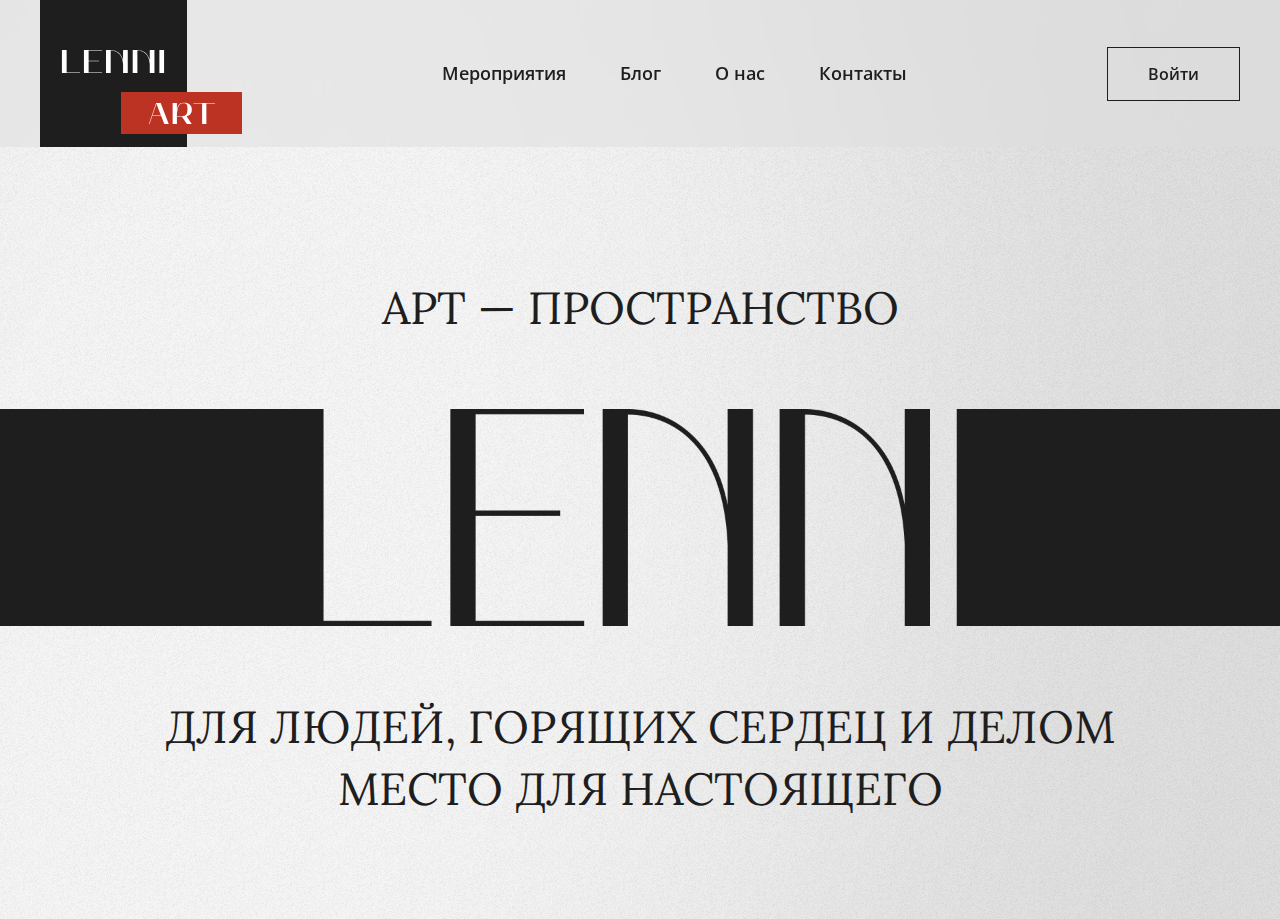
<file: index.html>
<!DOCTYPE html>
<html lang="ru">

<head>
  <meta charset="UTF-8" />
  <title>Lenni Art</title>

  <!-- CSS -->
  <link rel="stylesheet" href="../styles/styles.min.css" />

  <!-- FONTS -->
  <link rel="preconnect" href="https://fonts.googleapis.com">
  <link rel="preconnect" href="https://fonts.gstatic.com" crossorigin>
  <link href="https://fonts.googleapis.com/css2?family=Lora:wght@400;500;600;700&family=Open+Sans:wght@400;500;600;700&display=swap" rel="stylesheet">
</head>

<body class="body">
  <header class="page-header">
    <div class="page-header__container">
      <a href="index.html" class="page-header__logo">
        <!-- <img src="src/assets/images/logo.svg" alt="logo"> -->
        <svg class="page-headerlogo-img" width="202" height="147">
          <use xlink:href="assets/icons/symbols.svg#logo"></use>
        </svg>
      </a>

      <nav class="page-header__nav">
        <a href="events.html" class="page-header__nav-link">Мероприятия</a>
        <a href="#" class="page-header__nav-link">Блог</a>
        <a href="#" class="page-header__nav-link">О нас</a>
        <a href="#" class="page-header__nav-link">Контакты</a>
      </nav>

      <a href="#" class="page-header__button">Войти</a>
    </div>
  </header>

  <main class="main">
    <div class="home">
      <header class="main-header home__main-header">
        <h1 class="main-header__title">Арт — пространство</h1>

        <picture class="main-header__picture">
          <img src="assets/images/lenni.png" class="main-header__img" />
        </picture>

        <p class="main-header__text">
          для людей, горящих сердец и делом
          место для настоящего
        </p>
      </header>

      <section class="offers home__offers"></section>
      <section class="about home__about"></section>
      <section class="upcoming home__upcoming"></section>
      <section class="blog home__blog"></section>
      <section class="contacts home__contacts"></section>

      <div class="doit home__doit"></div>
    </div>
  </main>

  <footer class="page-footer"></footer>
</body>

</html>
</file>
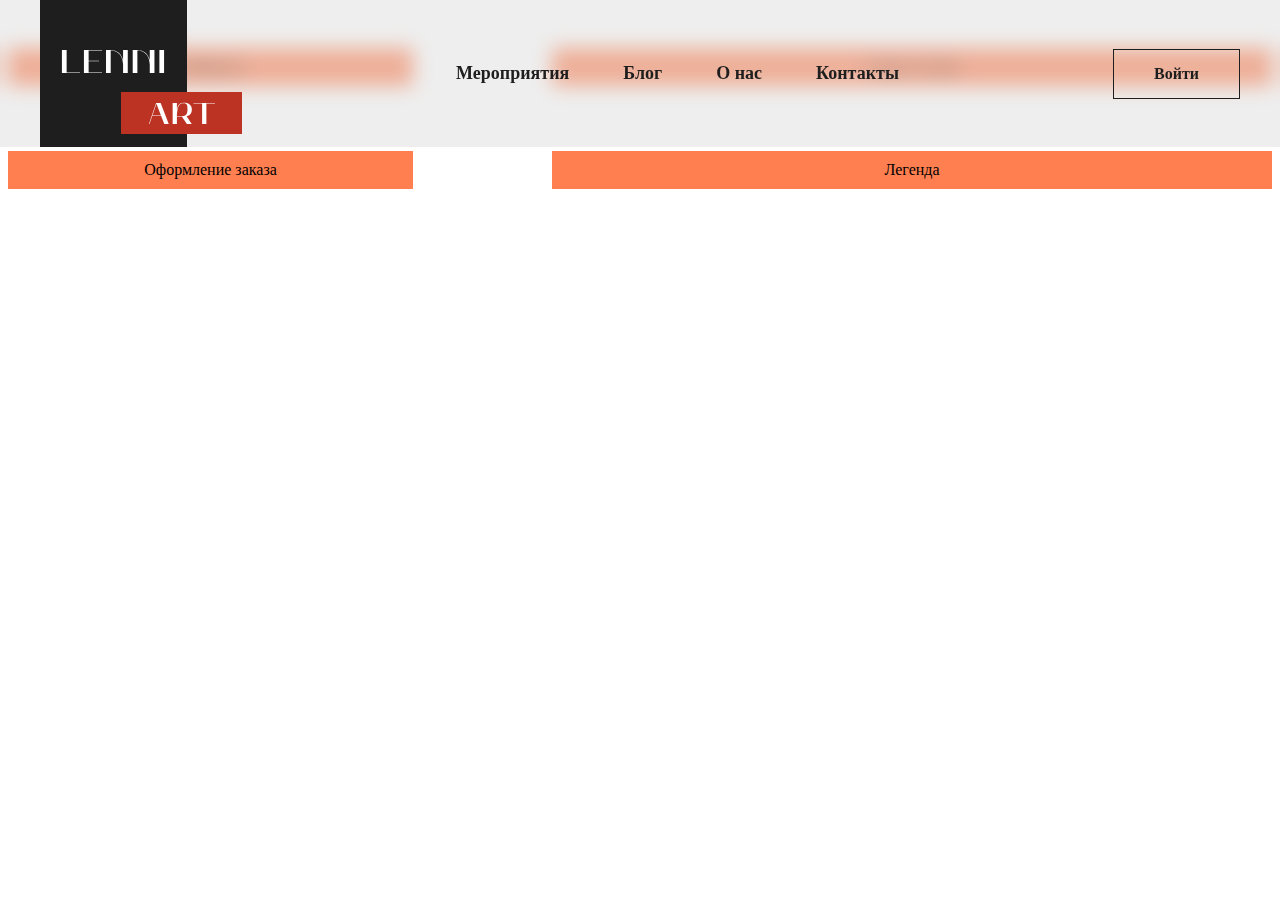
<file: event.html>
<!DOCTYPE html>
<html lang="ru">

<head>
  <meta charset="UTF-8" />
  <title>Lenni Art</title>

  <!-- CSS -->
  <link rel="stylesheet" href="../styles/styles.min.css" />

  <!-- FONTS -->
  <link rel="preconnect" href="https://fonts.googleapis.com">
  <link rel="preconnect" href="https://fonts.gstatic.com" crossorigin>
  <link href="https://fonts.googleapis.com/css2?family=Lora:wght@400;500;600;700&family=Open+Sans:wght@400;500;600;700&display=swap" rel="stylesheet">
</head>

<body>
  <header class="page-header">
    <div class="page-header__container">
      <a href="index.html" class="page-header__logo">
        <!-- <img src="src/assets/images/logo.svg" alt="logo"> -->
        <svg class="page-headerlogo-img" width="202" height="147">
          <use xlink:href="assets/icons/symbols.svg#logo"></use>
        </svg>
      </a>

      <nav class="page-header__nav">
        <a href="events.html" class="page-header__nav-link">Мероприятия</a>
        <a href="#" class="page-header__nav-link">Блог</a>
        <a href="#" class="page-header__nav-link">О нас</a>
        <a href="#" class="page-header__nav-link">Контакты</a>
      </nav>

      <a href="#" class="page-header__button">Войти</a>
    </div>
  </header>

  <main class="main">
    <!-- Здесь будут хлебные крошки -->
    <article class="event">
      <!-- Здесь пропущенное содержимое страницы -->
      <form class="reserve event__reserve">
        <div class="reserve__checks">
          Чекбоксы
        </div>
        <div class="reserve__scheme">
          Схема столов
        </div>
        <div class="reserve__order">
          Оформление заказа
        </div>
        <div class="reserve__legend">
          Легенда
        </div>
      </form>
    </article>
  </main>

  <footer class="page-footer"></footer>
</body>

</html>
</file>
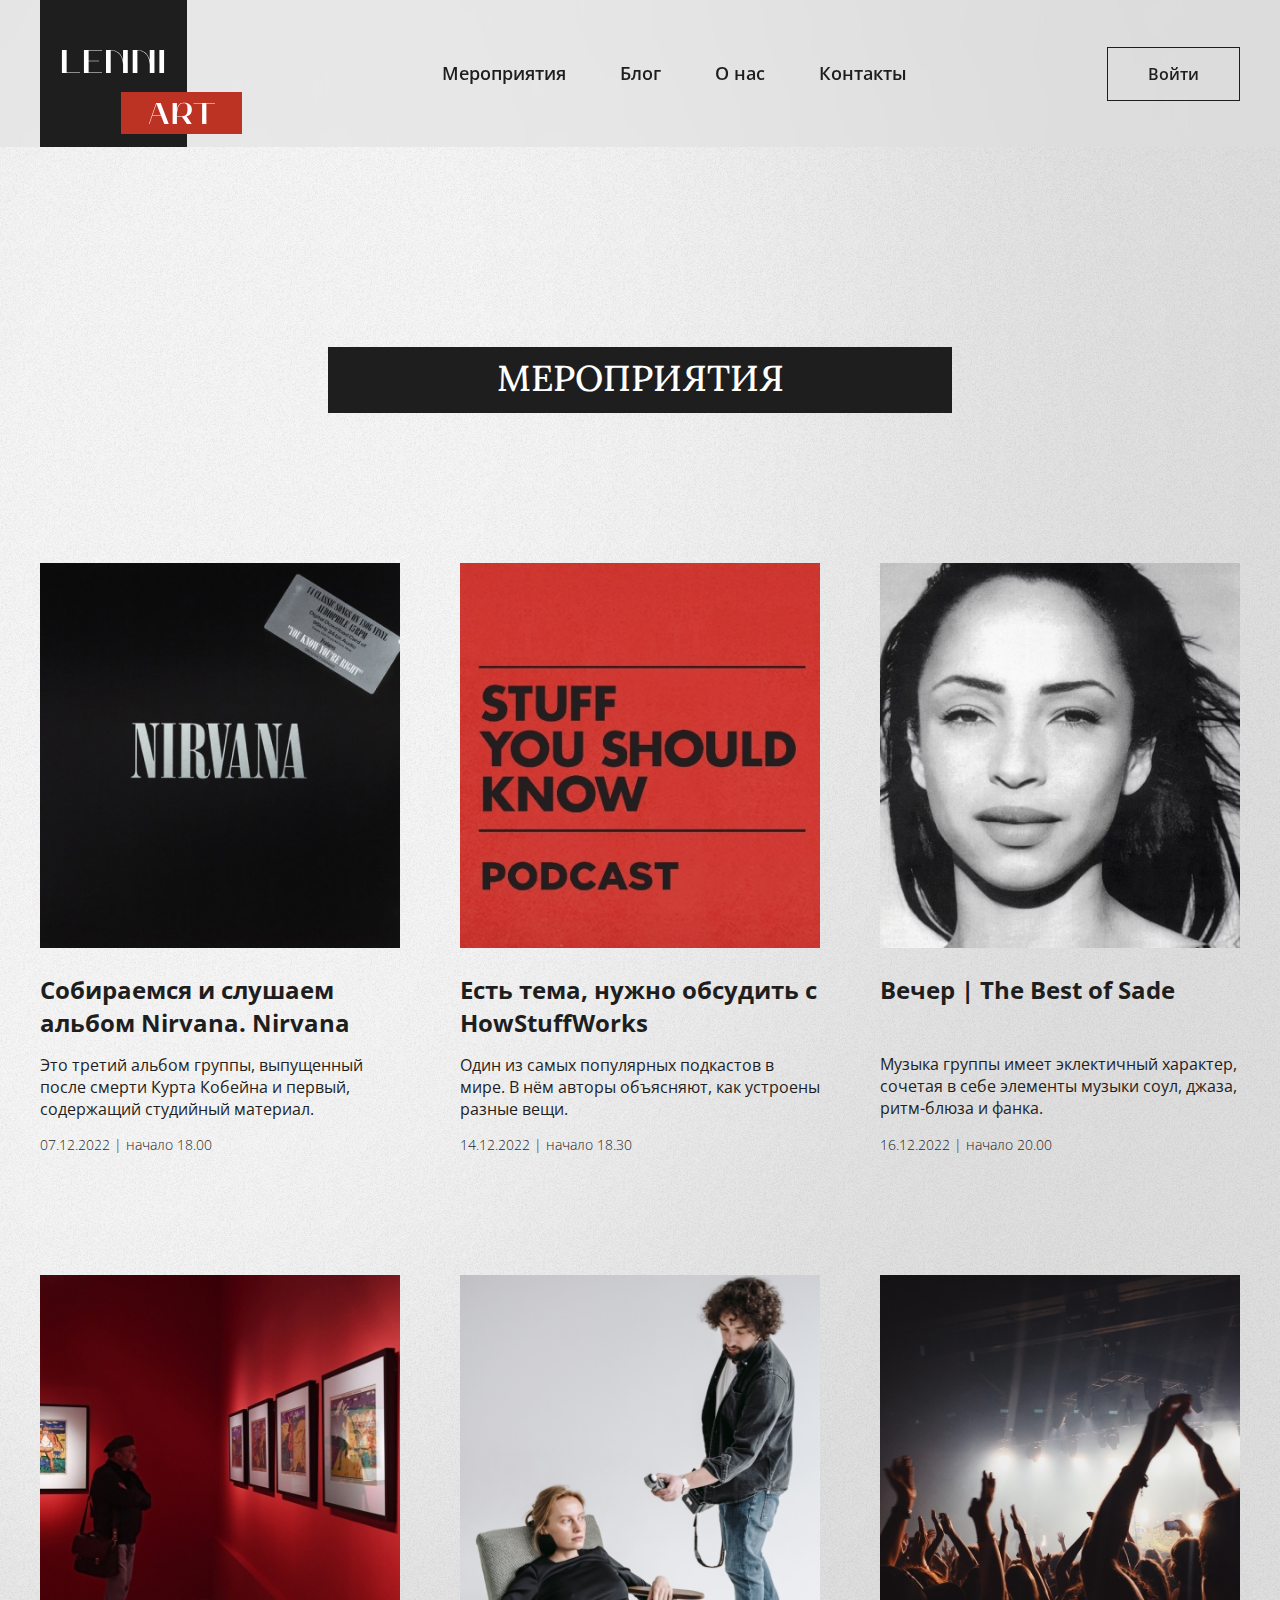
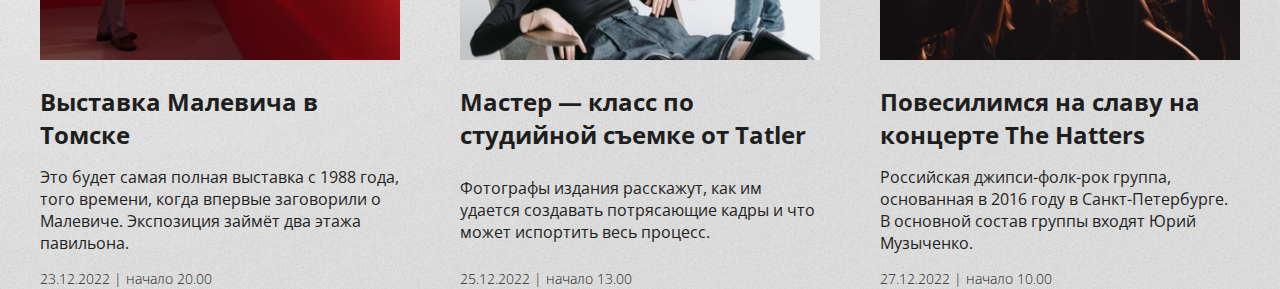
<file: events.html>
<!DOCTYPE html>
<html lang="ru">

<head>
  <meta charset="UTF-8" />
  <title>Lenni Art</title>

  <!-- CSS -->
  <link rel="stylesheet" href="../styles/styles.min.css" />

  <!-- FONTS -->
  <link rel="preconnect" href="https://fonts.googleapis.com">
  <link rel="preconnect" href="https://fonts.gstatic.com" crossorigin>
  <link href="https://fonts.googleapis.com/css2?family=Lora:wght@400;500;600;700&family=Open+Sans:wght@400;500;600;700&display=swap" rel="stylesheet">
</head>

<body class="body">

  <header class="page-header">
    <div class="page-header__container">
      <a href="index.html" class="page-header__logo">
        <!-- <img src="src/assets/images/logo.svg" alt="logo"> -->
        <svg class="page-headerlogo-img" width="202" height="147">
          <use xlink:href="assets/icons/symbols.svg#logo"></use>
        </svg>
      </a>

      <nav class="page-header__nav">
        <a href="events.html" class="page-header__nav-link">Мероприятия</a>
        <a href="#" class="page-header__nav-link">Блог</a>
        <a href="#" class="page-header__nav-link">О нас</a>
        <a href="#" class="page-header__nav-link">Контакты</a>
      </nav>

      <a href="#" class="page-header__button">Войти</a>
    </div>
  </header>

  <main class="main">
    <div class="events">
      <div class="events__container">
        <h2 class="events__title title">Мероприятия</h2>
        <div class="events__list listing">
          <!-- prettier-ignore -->
          <article class="card-event listing__card-event card-event">
            <a href="#" class="card-event__link">
              <picture class="card-event__picture">
                <img src="assets/images/nirvana.jpg" class="card-event__picture-img" alt="nirvana">
              </picture>

              <h3 class="card-event__title">Собираемся и слушаем альбом Nirvana. Nirvana</h3>

              <p class="card-event__text">Это третий альбом группы, выпущенный после смерти Курта Кобейна и первый, содержащий студийный материал.</p>

              <time datetime="2022-12-07T18:00" class="card-event__time">07.12.2022 | начало 18.00</time>
            </a>
          </article>
          <article class="card-event listing__card-event card-event">
            <a href="#" class="card-event__link">
              <picture class="card-event__picture">
                <img src="assets/images/stuff.jpg" class="card-event__picture-img" alt="stuff">
              </picture>

              <h3 class="card-event__title">Есть тема, нужно обсудить с HowStuffWorks</h3>

              <p class="card-event__text">Один из самых популярных подкастов в мире. В нём авторы объясняют, как устроены разные вещи.</p>

              <time datetime="2022-12-14T18:30" class="card-event__time">14.12.2022 | начало 18.30</time>
            </a>
          </article>
          <article class="card-event listing__card-event card-event">
            <a href="#" class="card-event__link">
              <picture class="card-event__picture">
                <img src="assets/images/sade.jpg" class="card-event__picture-img" alt="sade">
              </picture>

              <h3 class="card-event__title">Вечер | The Best of Sade</h3>

              <p class="card-event__text">Музыка группы имеет эклектичный характер, сочетая в себе элементы музыки соул, джаза, ритм-блюза и фанка.</p>

              <time datetime="2022-12-16T20:00" class="card-event__time">16.12.2022 | начало 20.00</time>
            </a>
          </article>
          <article class="card-event listing__card-event card-event">
            <a href="#" class="card-event__link">
              <picture class="card-event__picture">
                <img src="assets/images/malevich.jpg" class="card-event__picture-img" alt="malevich">
              </picture>

              <h3 class="card-event__title">Выставка Малевича в Томске</h3>

              <p class="card-event__text">Это будет самая полная выставка с 1988 года, того времени, когда впервые заговорили о Малевиче. Экспозиция займёт два этажа павильона.</p>

              <time datetime="2022-12-23T20:00" class="card-event__time">23.12.2022 | начало 20.00</time>
            </a>
          </article>
          <article class="card-event listing__card-event card-event">
            <a href="#" class="card-event__link">
              <picture class="card-event__picture">
                <img src="assets/images/tatler.jpg" class="card-event__picture-img" alt="tatler">
              </picture>

              <h3 class="card-event__title">Мастер — класс по студийной съемке от Tatler</h3>

              <p class="card-event__text">Фотографы издания расскажут, как им удается создавать потрясающие кадры и что может испортить весь процесс.</p>

              <time datetime="2022-12-25T13:00" class="card-event__time">25.12.2022 | начало 13.00</time>
            </a>
          </article>
          <article class="card-event listing__card-event card-event">
            <a href="#" class="card-event__link">
              <picture class="card-event__picture">
                <img src="assets/images/the_hatters.jpg" class="card-event__picture-img" alt="the_hatters">
              </picture>

              <h3 class="card-event__title">Повесилимся на славу на концерте The Hatters</h3>

              <p class="card-event__text">Российская джипси-фолк-рок группа, основанная в 2016 году в Санкт-Петербурге. В основной состав группы входят Юрий Музыченко.</p>

              <time datetime="2022-12-27T10:00" class="card-event__time">27.12.2022 | начало 10.00</time>
            </a>
          </article>
        </div>
        <!-- Кнопка "Показать все" -->
        </section>
      </div>
  </main>

  <footer class="page-footer"></footer>
</body>

</html>
</file>
<file: styles/styles.min.css>
@font-face{font-family:"mak";src:local("MAK-bold"),url(../assets/fonts/MAK-bold.woff) format("woff");font-weight:700;font-style:normal}@font-face{font-family:"mak";src:local("MAK-light"),url(../assets/fonts/MAK-light.woff) format("woff");font-weight:300;font-style:normal}.body{margin:0;background-image:url(../assets/images/noise.png),url(../assets/images/bg.png);background-position:0 0,0 0;background-size:auto,100% auto;background-repeat:repeat repeat-y;font-family:"Open Sans",sans-serif;font-size:16px;font-weight:400;font-style:normal;line-height:1.375}.home{padding-top:147px}.main-header{padding:100px 0}.main-header__text,.main-header__title{text-align:center;font-family:"Lora",sans-serif;font-size:45px;font-weight:400;text-transform:uppercase;color:#1f1e1e}.main-header__title{margin-bottom:70px;padding:0 40px}.main-header__picture{position:relative;display:block;margin-bottom:70px;width:100%}.main-header__picture::before{content:"";display:block;width:100%;padding-top:16.927%}.main-header__img{position:absolute;top:0;right:0;left:0;height:100%;-o-object-fit:contain;object-fit:contain}.main-header__text,.title{margin:0 auto;padding:0 40px;max-width:990px;width:100%}.title{padding:7px 45px 9px;margin:200px 0 150px;max-width:624px;background-color:#1f1e1e;font-family:"Lora",sans-serif;text-align:center;font-style:normal;text-transform:uppercase;font-size:36px;font-weight:500;color:#fff}.reserve>div{padding:10px;background-color:coral;text-align:center}.card-event,.reserve>div,.title{-webkit-box-sizing:border-box;box-sizing:border-box}.card-event__link{text-decoration:none;display:-webkit-box;display:-ms-flexbox;display:flex;-webkit-box-orient:vertical;-webkit-box-direction:normal;-ms-flex-direction:column;flex-direction:column;height:100%}.card-event__picture{position:relative;display:block;margin-bottom:25px}.card-event__picture::before{content:'';display:block;width:100%;padding-top:107.16%}.card-event__picture-img{position:absolute;top:0;left:0;width:100%;height:100%;-o-object-fit:cover;object-fit:cover}.card-event__title{margin:0 0 auto;min-height:64px;text-decoration:underline;font-family:Open Sans;font-size:24px;font-style:normal;font-weight:700;line-height:normal;color:#1f1e1e;text-decoration-color:transparent;-webkit-transition:color .2s,text-decoration-color .23s;transition:color .2s,text-decoration-color .23s}.card-event__title:hover{color:#a51505;text-decoration-color:#a51505}.card-event__text{margin:15px 0;font-size:16px;font-weight:400;line-height:normal;color:#1f1e1e}.card-event__time{margin-top:auto;display:block;font-size:14px;font-style:normal;font-weight:300;color:#1f1e1e}.listing{display:-webkit-box;display:-ms-flexbox;display:flex;-ms-flex-wrap:wrap;flex-wrap:wrap;gap:120px 60px}.listing__card-event{max-width:405px;width:calc(33.333% - 40px)}.reserve{display:grid;gap:65px 11%;grid-template-columns:405px calc(89% - 405px);grid-template-areas:"checks scheme" "order legend";width:100%}.reserve__checks{grid-area:checks}.reserve__order{grid-area:order}.reserve__scheme{grid-area:scheme}.events{padding-top:147px}.events__title{-ms-flex-item-align:center;align-self:center}.events__container{-webkit-box-sizing:border-box;box-sizing:border-box;position:relative;display:-webkit-box;display:-ms-flexbox;display:flex;-webkit-box-pack:justify;-ms-flex-pack:justify;justify-content:space-between;-webkit-box-align:center;-ms-flex-align:center;align-items:center;margin:0 auto;padding-left:40px;padding-right:40px;max-width:1414px;width:100%;-webkit-box-orient:vertical;-webkit-box-direction:normal;-ms-flex-direction:column;flex-direction:column}.event{padding:40px 0 150px}.page-header{position:fixed;top:0;right:0;left:0;z-index:100;height:147px}.page-header::before{content:"";position:absolute;top:0;right:0;left:0;height:100%;background-color:#dedede80}@supports ((-webkit-backdrop-filter:blur(10px)) or (backdrop-filter:blur(10px))){.page-header::before{-webkit-backdrop-filter:blur(10px);backdrop-filter:blur(10px);background-color:#dedede80}}.page-header__container{display:-webkit-box;display:-ms-flexbox;display:flex;-webkit-box-align:center;-ms-flex-align:center;align-items:center;-webkit-box-pack:justify;-ms-flex-pack:justify;justify-content:space-between;position:relative;-webkit-box-sizing:border-box;box-sizing:border-box;padding:0 40px;margin:0 auto;max-width:1414px;width:100%}.page-header__logo{height:147px;width:202px;text-decoration:none}.page-header__logo,.page-header__nav{display:inline-block}.page-header__button,.page-header__nav-link{font-weight:600;text-decoration:none;color:#1f1e1e}.page-header__button{-webkit-box-sizing:border-box;box-sizing:border-box;padding:15px 40px;border:1px solid #1f1e1e;background-color:transparent;line-height:normal}.page-header__nav-link{margin:0 25px;font-size:18px;line-height:25px}.page-footer{-webkit-box-flex:0;-ms-flex:0 0 auto;flex:0 0 auto}
</file>
